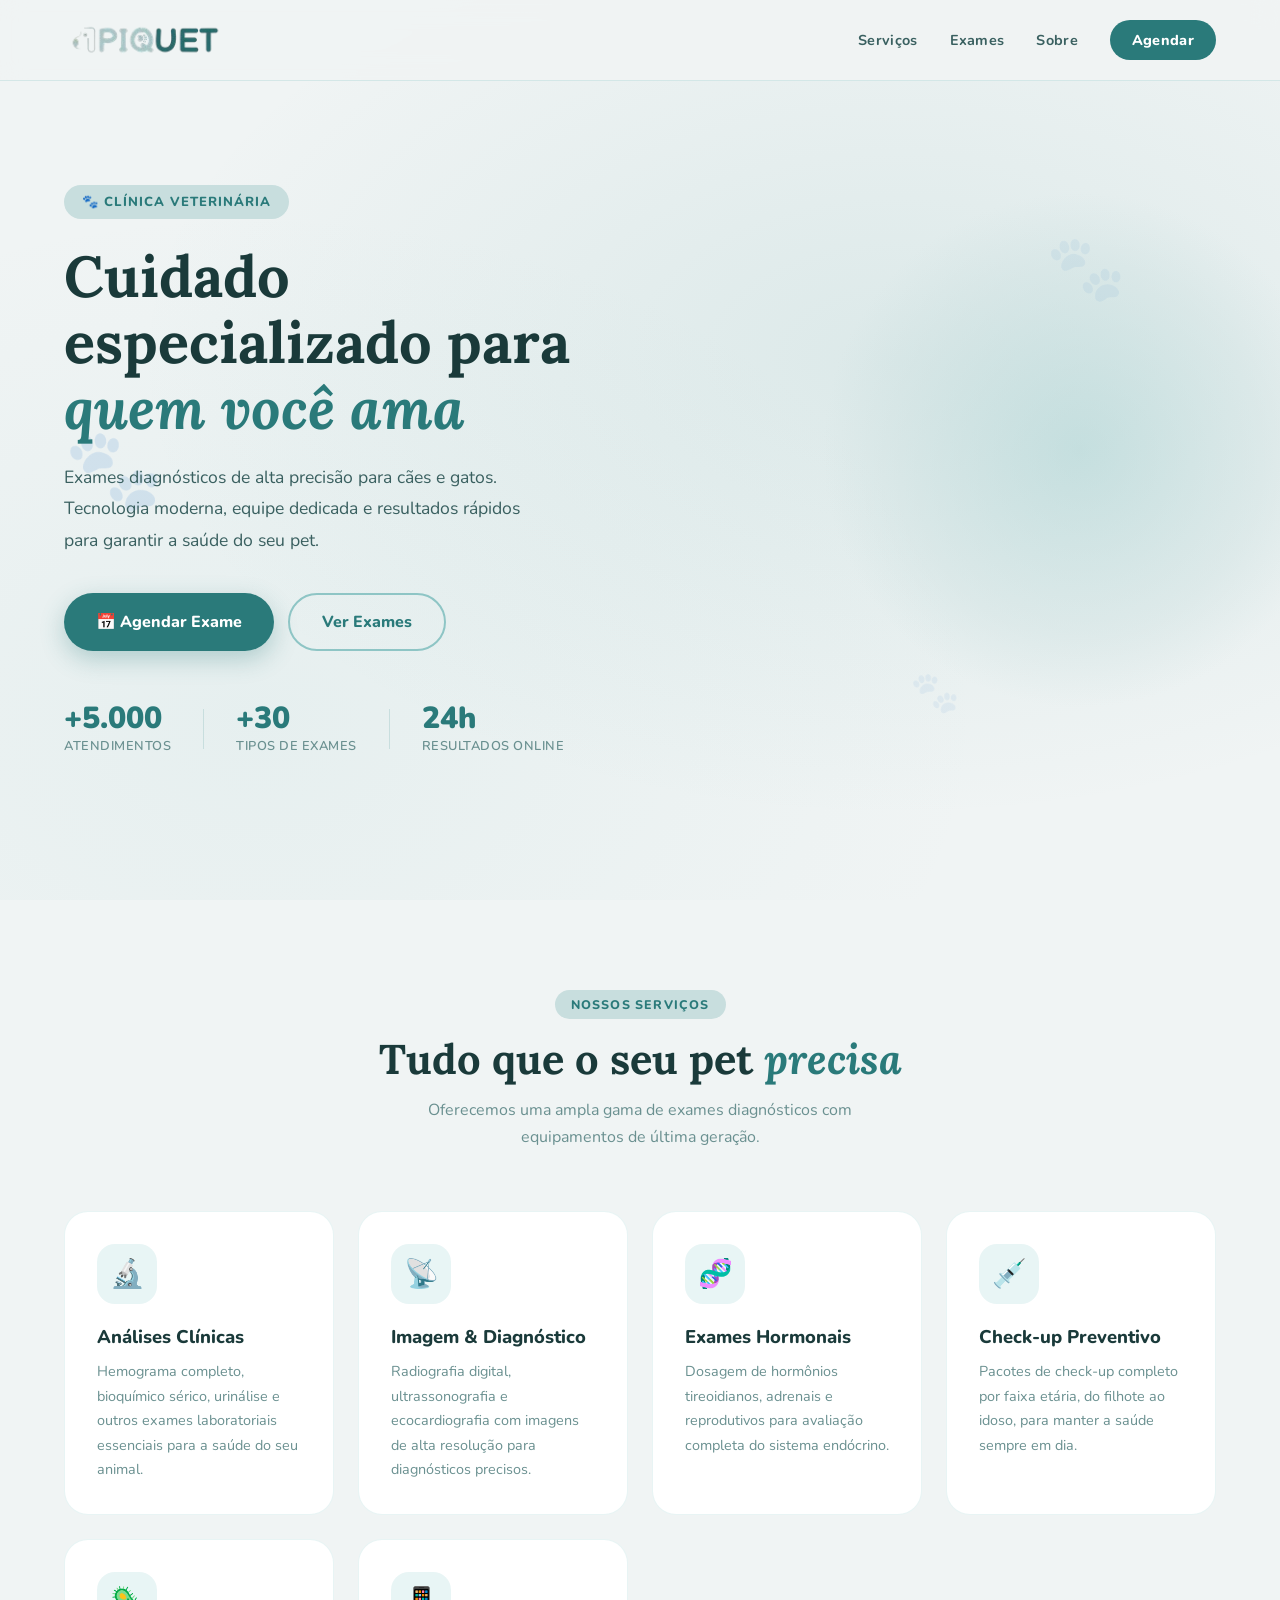
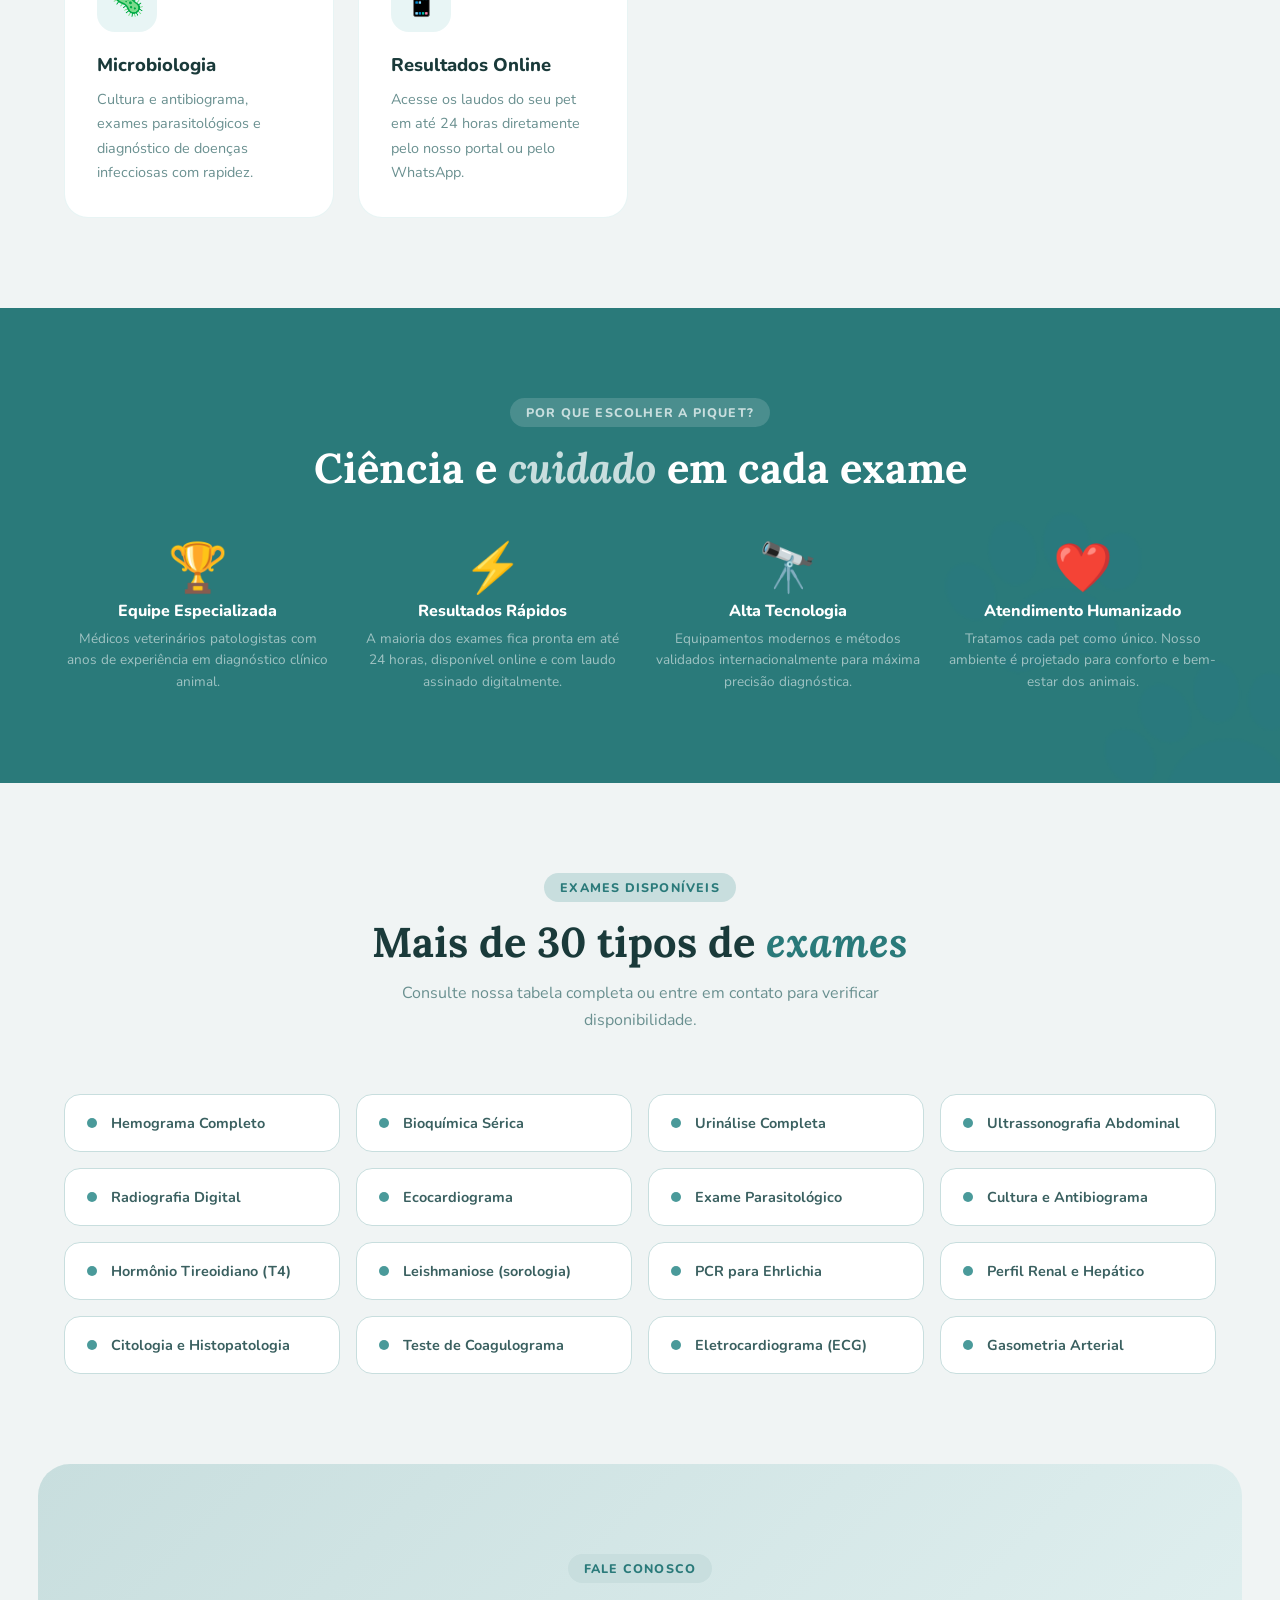
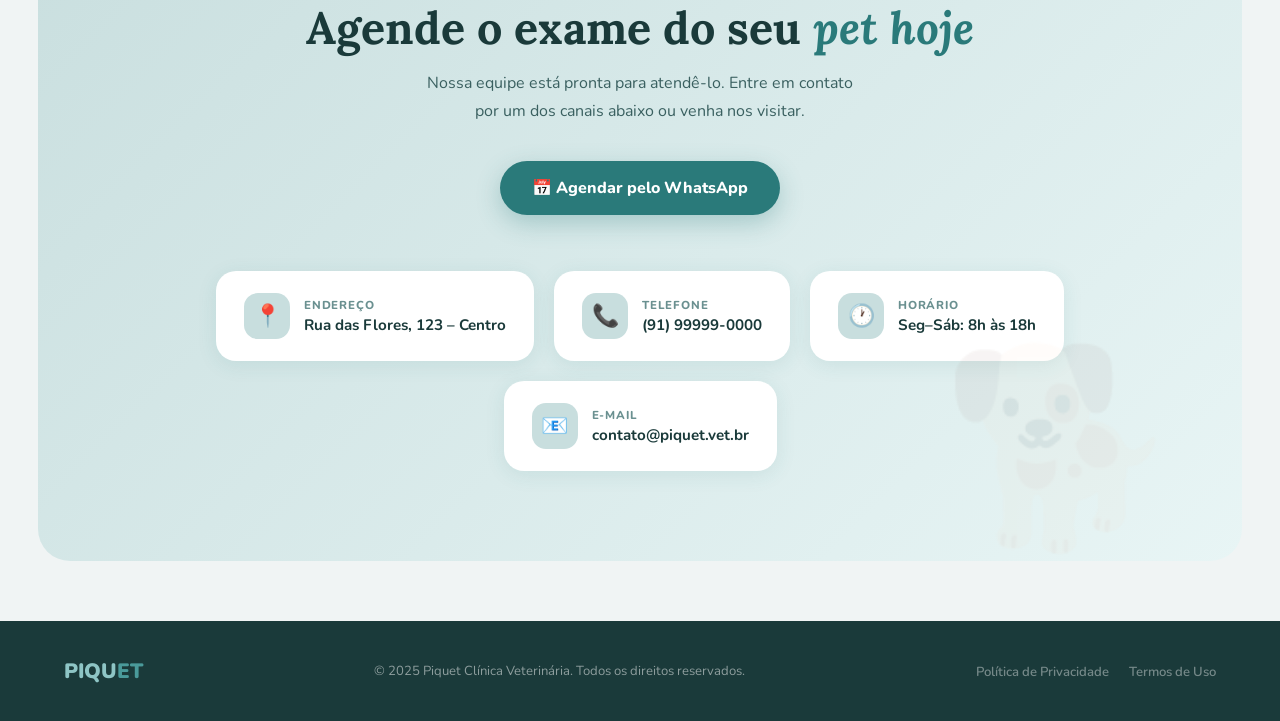
<file: home.html>
<!DOCTYPE html>
<html lang="pt-BR">
<head>
<meta charset="UTF-8">
<meta name="viewport" content="width=device-width, initial-scale=1.0">
<title>Piquet - Clínica de Exames Veterinários</title>
<link href="https://fonts.googleapis.com/css2?family=Nunito:wght@400;600;700;800;900&family=Lora:ital,wght@0,400;0,600;1,400&display=swap" rel="stylesheet">
<link rel="stylesheet" href="css/style.css">
</head>
<body>

<!-- NAV -->
<nav>
  <div class="nav-logo">
    <div class="logo-icon">
      <img class="logo-img" src="css/img/logo-1.png" alt="Piquet">
    </div>
  </div>
  <ul class="nav-links">
    <li><a href="#servicos">Serviços</a></li>
    <li><a href="#exames">Exames</a></li>
    <li><a href="#sobre">Sobre</a></li>
    <li><a href="#contato" class="nav-cta">Agendar</a></li>
  </ul>
</nav>

<!-- HERO -->
<section class="hero">
  <div class="hero-bg"></div>
  <div class="hero-blob"></div>
  <span class="hero-paws">🐾</span>
  <span class="hero-paws">🐾</span>
  <span class="hero-paws">🐾</span>
  <span class="hero-paws">🐾</span>

  <div class="hero-content">
    <div class="hero-tag">🐾 Clínica Veterinária</div>
    <h1>Cuidado especializado para <em>quem você ama</em></h1>
    <p>Exames diagnósticos de alta precisão para cães e gatos. Tecnologia moderna, equipe dedicada e resultados rápidos para garantir a saúde do seu pet.</p>
    <div class="hero-btns">
      <a href="#contato" class="btn-primary">📅 Agendar Exame</a>
      <a href="#exames" class="btn-outline">Ver Exames</a>
    </div>
    <div class="hero-stats">
      <div class="stat">
        <span class="stat-num">+5.000</span>
        <span class="stat-label">Atendimentos</span>
      </div>
      <div class="stat-divider"></div>
      <div class="stat">
        <span class="stat-num">+30</span>
        <span class="stat-label">Tipos de Exames</span>
      </div>
      <div class="stat-divider"></div>
      <div class="stat">
        <span class="stat-num">24h</span>
        <span class="stat-label">Resultados Online</span>
      </div>
    </div>
  </div>
</section>

<!-- SERVICES -->
<section class="section reveal" id="servicos">
  <div class="section-header">
    <div class="section-tag">Nossos Serviços</div>
    <h2>Tudo que o seu pet <em>precisa</em></h2>
    <p class="section-sub">Oferecemos uma ampla gama de exames diagnósticos com equipamentos de última geração.</p>
  </div>
  <div class="services-grid">
    <div class="service-card">
      <div class="service-icon">🔬</div>
      <h3>Análises Clínicas</h3>
      <p>Hemograma completo, bioquímico sérico, urinálise e outros exames laboratoriais essenciais para a saúde do seu animal.</p>
    </div>
    <div class="service-card">
      <div class="service-icon">📡</div>
      <h3>Imagem & Diagnóstico</h3>
      <p>Radiografia digital, ultrassonografia e ecocardiografia com imagens de alta resolução para diagnósticos precisos.</p>
    </div>
    <div class="service-card">
      <div class="service-icon">🧬</div>
      <h3>Exames Hormonais</h3>
      <p>Dosagem de hormônios tireoidianos, adrenais e reprodutivos para avaliação completa do sistema endócrino.</p>
    </div>
    <div class="service-card">
      <div class="service-icon">💉</div>
      <h3>Check-up Preventivo</h3>
      <p>Pacotes de check-up completo por faixa etária, do filhote ao idoso, para manter a saúde sempre em dia.</p>
    </div>
    <div class="service-card">
      <div class="service-icon">🦠</div>
      <h3>Microbiologia</h3>
      <p>Cultura e antibiograma, exames parasitológicos e diagnóstico de doenças infecciosas com rapidez.</p>
    </div>
    <div class="service-card">
      <div class="service-icon">📱</div>
      <h3>Resultados Online</h3>
      <p>Acesse os laudos do seu pet em até 24 horas diretamente pelo nosso portal ou pelo WhatsApp.</p>
    </div>
  </div>
</section>

<!-- WHY US -->
<section class="why-section reveal" id="sobre">
  <div style="text-align:center">
    <div class="section-tag">Por que escolher a Piquet?</div>
    <h2>Ciência e <em>cuidado</em> em cada exame</h2>
  </div>
  <div class="why-grid">
    <div class="why-item">
      <span class="why-num">🏆</span>
      <h4>Equipe Especializada</h4>
      <p>Médicos veterinários patologistas com anos de experiência em diagnóstico clínico animal.</p>
    </div>
    <div class="why-item">
      <span class="why-num">⚡</span>
      <h4>Resultados Rápidos</h4>
      <p>A maioria dos exames fica pronta em até 24 horas, disponível online e com laudo assinado digitalmente.</p>
    </div>
    <div class="why-item">
      <span class="why-num">🔭</span>
      <h4>Alta Tecnologia</h4>
      <p>Equipamentos modernos e métodos validados internacionalmente para máxima precisão diagnóstica.</p>
    </div>
    <div class="why-item">
      <span class="why-num">❤️</span>
      <h4>Atendimento Humanizado</h4>
      <p>Tratamos cada pet como único. Nosso ambiente é projetado para conforto e bem-estar dos animais.</p>
    </div>
  </div>
</section>

<!-- EXAMES -->
<section class="section reveal" id="exames">
  <div class="section-header">
    <div class="section-tag">Exames Disponíveis</div>
    <h2>Mais de 30 tipos de <em>exames</em></h2>
    <p class="section-sub">Consulte nossa tabela completa ou entre em contato para verificar disponibilidade.</p>
  </div>
  <div class="exams-list">
    <div class="exam-pill"><div class="exam-dot"></div><span>Hemograma Completo</span></div>
    <div class="exam-pill"><div class="exam-dot"></div><span>Bioquímica Sérica</span></div>
    <div class="exam-pill"><div class="exam-dot"></div><span>Urinálise Completa</span></div>
    <div class="exam-pill"><div class="exam-dot"></div><span>Ultrassonografia Abdominal</span></div>
    <div class="exam-pill"><div class="exam-dot"></div><span>Radiografia Digital</span></div>
    <div class="exam-pill"><div class="exam-dot"></div><span>Ecocardiograma</span></div>
    <div class="exam-pill"><div class="exam-dot"></div><span>Exame Parasitológico</span></div>
    <div class="exam-pill"><div class="exam-dot"></div><span>Cultura e Antibiograma</span></div>
    <div class="exam-pill"><div class="exam-dot"></div><span>Hormônio Tireoidiano (T4)</span></div>
    <div class="exam-pill"><div class="exam-dot"></div><span>Leishmaniose (sorologia)</span></div>
    <div class="exam-pill"><div class="exam-dot"></div><span>PCR para Ehrlichia</span></div>
    <div class="exam-pill"><div class="exam-dot"></div><span>Perfil Renal e Hepático</span></div>
    <div class="exam-pill"><div class="exam-dot"></div><span>Citologia e Histopatologia</span></div>
    <div class="exam-pill"><div class="exam-dot"></div><span>Teste de Coagulograma</span></div>
    <div class="exam-pill"><div class="exam-dot"></div><span>Eletrocardiograma (ECG)</span></div>
    <div class="exam-pill"><div class="exam-dot"></div><span>Gasometria Arterial</span></div>
  </div>
</section>

<!-- CTA / CONTACT -->
<section class="cta-section reveal" id="contato">
  <div class="section-tag" style="margin-bottom:16px">Fale Conosco</div>
  <h2>Agende o exame do seu <em>pet hoje</em></h2>
  <p>Nossa equipe está pronta para atendê-lo. Entre em contato por um dos canais abaixo ou venha nos visitar.</p>
  <a href="#" class="btn-primary" style="margin: 0 auto 16px; display: inline-flex;">📅 Agendar pelo WhatsApp</a>
  <div class="contact-cards">
    <div class="contact-card">
      <div class="contact-icon">📍</div>
      <div class="contact-info">
        <div class="contact-label">Endereço</div>
        <div class="contact-value">Rua das Flores, 123 – Centro</div>
      </div>
    </div>
    <div class="contact-card">
      <div class="contact-icon">📞</div>
      <div class="contact-info">
        <div class="contact-label">Telefone</div>
        <div class="contact-value">(91) 99999-0000</div>
      </div>
    </div>
    <div class="contact-card">
      <div class="contact-icon">🕐</div>
      <div class="contact-info">
        <div class="contact-label">Horário</div>
        <div class="contact-value">Seg–Sáb: 8h às 18h</div>
      </div>
    </div>
    <div class="contact-card">
      <div class="contact-icon">📧</div>
      <div class="contact-info">
        <div class="contact-label">E-mail</div>
        <div class="contact-value">contato@piquet.vet.br</div>
      </div>
    </div>
  </div>
</section>

<!-- FOOTER -->
<footer>
  <div class="footer-logo">
    <span>PIQU</span><span>ET</span>
  </div>
  <p>© 2025 Piquet Clínica Veterinária. Todos os direitos reservados.</p>
  <ul class="footer-links">
    <li><a href="#">Política de Privacidade</a></li>
    <li><a href="#">Termos de Uso</a></li>
  </ul>
</footer>

<script>
  // Scroll reveal
  const reveals = document.querySelectorAll('.reveal');
  const observer = new IntersectionObserver((entries) => {
    entries.forEach(e => {
      if (e.isIntersecting) {
        e.target.classList.add('visible');
      }
    });
  }, { threshold: 0.1 });

  reveals.forEach(el => observer.observe(el));

  // Nav smooth scroll
  document.querySelectorAll('a[href^="#"]').forEach(a => {
    a.addEventListener('click', e => {
      const target = document.querySelector(a.getAttribute('href'));
      if (target) {
        e.preventDefault();
        target.scrollIntoView({ behavior: 'smooth', block: 'start' });
      }
    });
  });
</script>
</body>
</html>
</file>
<file: css/style.css>
:root {
    --teal-dark: #2a7a7a;
    --teal-mid: #4a9a9a;
    --teal-light: #8ec5c5;
    --teal-pale: #c8dede;
    --bg: #f0f4f4;
    --white: #ffffff;
    --text-dark: #1a3a3a;
    --text-mid: #3a6060;
    --text-light: #6a9090;
    --accent: #e8f5f5;
  }

  * { margin: 0; padding: 0; box-sizing: border-box; }

  body {
    font-family: 'Nunito', sans-serif;
    background: var(--bg);
    color: var(--text-dark);
    overflow-x: hidden;
  }

  /* NAV */
  nav {
    position: fixed;
    top: 0; left: 0; right: 0;
    z-index: 100;
    background: rgba(240,244,244,0.92);
    backdrop-filter: blur(12px);
    border-bottom: 1px solid rgba(142,197,197,0.3);
    padding: 14px 5%;
    display: flex;
    align-items: center;
    justify-content: space-between;
  }

  .nav-logo {
    display: flex;
    align-items: center;
    gap: 0;
  }

  .logo-icon {
    width: 160px;
    height: 52px;
    border-radius: 14px;
    display: flex; align-items: center; justify-content: center;
    background: transparent;
  }

  .logo-img {
    width: 160px;
    height: 52px;
    display: block;
    object-fit: contain;
  }

  .logo-text {
    font-weight: 900;
    font-size: 1.5rem;
    letter-spacing: -0.5px;
  }

  .logo-text span:first-child { color: var(--teal-light); }
  .logo-text span:last-child { color: var(--teal-dark); }

  .nav-links {
    display: flex; gap: 2rem;
    list-style: none;
  }

  .nav-links a {
    text-decoration: none;
    color: var(--text-mid);
    font-weight: 700;
    font-size: 0.9rem;
    letter-spacing: 0.3px;
    transition: color 0.2s;
  }

  .nav-links a:hover { color: var(--teal-dark); }

  .nav-cta {
    background: var(--teal-dark);
    color: white !important;
    padding: 10px 22px;
    border-radius: 50px;
    font-weight: 800 !important;
    transition: background 0.2s, transform 0.2s !important;
  }

  .nav-cta:hover {
    background: var(--teal-mid) !important;
    transform: translateY(-1px);
  }

  /* HERO */
  .hero {
    min-height: 100vh;
    display: flex;
    align-items: center;
    padding: 120px 5% 80px;
    position: relative;
    overflow: hidden;
  }

  .hero-bg {
    position: absolute;
    inset: 0;
    background: radial-gradient(ellipse at 70% 40%, rgba(74,154,154,0.12) 0%, transparent 60%),
                radial-gradient(ellipse at 20% 80%, rgba(142,197,197,0.1) 0%, transparent 50%);
  }

  .hero-blob {
    position: absolute;
    right: -60px; top: 50%;
    transform: translateY(-50%);
    width: 520px; height: 520px;
    background: radial-gradient(circle, var(--teal-light) 0%, var(--teal-pale) 50%, transparent 70%);
    border-radius: 50%;
    opacity: 0.35;
    animation: pulse 6s ease-in-out infinite;
  }

  @keyframes pulse {
    0%, 100% { transform: translateY(-50%) scale(1); }
    50% { transform: translateY(-50%) scale(1.05); }
  }

  .hero-paws {
    position: absolute;
    font-size: 5rem;
    opacity: 0.06;
    animation: floatPaw 8s ease-in-out infinite;
  }

  .hero-paws:nth-child(1) { top: 15%; left: 8%; animation-delay: 0s; }
  .hero-paws:nth-child(2) { top: 60%; left: 15%; animation-delay: 2s; font-size: 3rem; }
  .hero-paws:nth-child(3) { top: 25%; right: 12%; animation-delay: 4s; font-size: 4rem; }
  .hero-paws:nth-child(4) { bottom: 20%; right: 25%; animation-delay: 1s; font-size: 2.5rem; }

  @keyframes floatPaw {
    0%, 100% { transform: translateY(0) rotate(0deg); }
    50% { transform: translateY(-15px) rotate(10deg); }
  }

  .hero-content {
    position: relative;
    max-width: 580px;
    animation: fadeUp 0.8s ease forwards;
  }

  @keyframes fadeUp {
    from { opacity: 0; transform: translateY(30px); }
    to { opacity: 1; transform: translateY(0); }
  }

  .hero-tag {
    display: inline-flex;
    align-items: center;
    gap: 8px;
    background: var(--teal-pale);
    color: var(--teal-dark);
    padding: 8px 18px;
    border-radius: 50px;
    font-size: 0.82rem;
    font-weight: 800;
    letter-spacing: 1px;
    text-transform: uppercase;
    margin-bottom: 24px;
  }

  .hero h1 {
    font-family: 'Lora', serif;
    font-size: clamp(2.4rem, 5vw, 3.6rem);
    line-height: 1.15;
    color: var(--text-dark);
    margin-bottom: 20px;
  }

  .hero h1 em {
    font-style: italic;
    color: var(--teal-dark);
  }

  .hero p {
    font-size: 1.1rem;
    line-height: 1.8;
    color: var(--text-mid);
    margin-bottom: 36px;
    max-width: 460px;
  }

  .hero-btns {
    display: flex;
    gap: 14px;
    flex-wrap: wrap;
  }

  .btn-primary {
    background: var(--teal-dark);
    color: white;
    padding: 16px 32px;
    border-radius: 50px;
    font-weight: 800;
    font-size: 1rem;
    text-decoration: none;
    display: inline-flex;
    align-items: center;
    gap: 8px;
    transition: all 0.25s;
    box-shadow: 0 8px 24px rgba(42,122,122,0.3);
  }

  .btn-primary:hover {
    background: var(--teal-mid);
    transform: translateY(-2px);
    box-shadow: 0 12px 30px rgba(42,122,122,0.4);
  }

  .btn-outline {
    background: transparent;
    color: var(--teal-dark);
    padding: 16px 32px;
    border-radius: 50px;
    font-weight: 800;
    font-size: 1rem;
    text-decoration: none;
    border: 2.5px solid var(--teal-light);
    transition: all 0.25s;
  }

  .btn-outline:hover {
    border-color: var(--teal-dark);
    background: var(--accent);
    transform: translateY(-2px);
  }

  .hero-stats {
    display: flex;
    gap: 32px;
    margin-top: 52px;
    flex-wrap: wrap;
  }

  .stat {
    display: flex;
    flex-direction: column;
  }

  .stat-num {
    font-size: 1.9rem;
    font-weight: 900;
    color: var(--teal-dark);
    line-height: 1;
  }

  .stat-label {
    font-size: 0.8rem;
    color: var(--text-light);
    font-weight: 600;
    margin-top: 4px;
    text-transform: uppercase;
    letter-spacing: 0.5px;
  }

  .stat-divider {
    width: 1px;
    height: 40px;
    background: var(--teal-pale);
    align-self: center;
  }

  /* SERVICES */
  .section {
    padding: 90px 5%;
  }

  .section-header {
    text-align: center;
    margin-bottom: 60px;
  }

  .section-tag {
    display: inline-block;
    background: var(--teal-pale);
    color: var(--teal-dark);
    padding: 6px 16px;
    border-radius: 50px;
    font-size: 0.78rem;
    font-weight: 800;
    letter-spacing: 1.2px;
    text-transform: uppercase;
    margin-bottom: 14px;
  }

  .section h2 {
    font-family: 'Lora', serif;
    font-size: clamp(1.8rem, 3.5vw, 2.6rem);
    color: var(--text-dark);
    line-height: 1.25;
  }

  .section h2 em { color: var(--teal-dark); font-style: italic; }

  .section-sub {
    color: var(--text-light);
    font-size: 1rem;
    margin-top: 12px;
    max-width: 520px;
    margin-left: auto;
    margin-right: auto;
    line-height: 1.7;
  }

  .services-grid {
    display: grid;
    grid-template-columns: repeat(auto-fit, minmax(260px, 1fr));
    gap: 24px;
  }

  .service-card {
    background: white;
    border-radius: 24px;
    padding: 32px;
    transition: all 0.3s;
    border: 1.5px solid rgba(142,197,197,0.2);
    position: relative;
    overflow: hidden;
  }

  .service-card::before {
    content: '';
    position: absolute;
    top: 0; left: 0; right: 0;
    height: 4px;
    background: linear-gradient(90deg, var(--teal-light), var(--teal-dark));
    opacity: 0;
    transition: opacity 0.3s;
  }

  .service-card:hover {
    transform: translateY(-6px);
    box-shadow: 0 20px 50px rgba(42,122,122,0.12);
    border-color: transparent;
  }

  .service-card:hover::before { opacity: 1; }

  .service-icon {
    width: 60px; height: 60px;
    background: var(--accent);
    border-radius: 18px;
    display: flex; align-items: center; justify-content: center;
    font-size: 28px;
    margin-bottom: 20px;
    transition: background 0.3s;
  }

  .service-card:hover .service-icon { background: var(--teal-pale); }

  .service-card h3 {
    font-size: 1.15rem;
    font-weight: 800;
    color: var(--text-dark);
    margin-bottom: 10px;
  }

  .service-card p {
    font-size: 0.9rem;
    color: var(--text-light);
    line-height: 1.7;
  }

  /* WHY US */
  .why-section {
    background: var(--teal-dark);
    padding: 90px 5%;
    position: relative;
    overflow: hidden;
  }

  .why-section::before {
    content: '🐾';
    position: absolute;
    font-size: 20rem;
    opacity: 0.04;
    bottom: -40px; right: -40px;
    line-height: 1;
  }

  .why-section .section-tag {
    background: rgba(255,255,255,0.15);
    color: var(--teal-pale);
  }

  .why-section h2 {
    color: white;
    font-family: 'Lora', serif;
    font-size: clamp(1.8rem, 3.5vw, 2.6rem);
  }

  .why-section h2 em { color: var(--teal-pale); }

  .why-grid {
    display: grid;
    grid-template-columns: repeat(auto-fit, minmax(200px, 1fr));
    gap: 28px;
    margin-top: 50px;
  }

  .why-item {
    text-align: center;
    animation: fadeUp 0.6s ease forwards;
    opacity: 0;
  }

  .why-item:nth-child(1) { animation-delay: 0.1s; }
  .why-item:nth-child(2) { animation-delay: 0.2s; }
  .why-item:nth-child(3) { animation-delay: 0.3s; }
  .why-item:nth-child(4) { animation-delay: 0.4s; }

  .why-num {
    font-size: 3rem;
    font-weight: 900;
    color: var(--teal-pale);
    line-height: 1;
    display: block;
  }

  .why-item h4 {
    color: white;
    font-size: 1rem;
    font-weight: 800;
    margin: 8px 0 6px;
  }

  .why-item p {
    color: rgba(255,255,255,0.55);
    font-size: 0.85rem;
    line-height: 1.6;
  }

  /* EXAMS */
  .exams-list {
    display: grid;
    grid-template-columns: repeat(auto-fit, minmax(220px, 1fr));
    gap: 16px;
  }

  .exam-pill {
    background: white;
    border: 1.5px solid var(--teal-pale);
    border-radius: 16px;
    padding: 18px 22px;
    display: flex;
    align-items: center;
    gap: 14px;
    transition: all 0.25s;
    cursor: default;
  }

  .exam-pill:hover {
    border-color: var(--teal-mid);
    background: var(--accent);
    transform: translateX(4px);
  }

  .exam-dot {
    width: 10px; height: 10px;
    border-radius: 50%;
    background: var(--teal-mid);
    flex-shrink: 0;
  }

  .exam-pill span {
    font-weight: 700;
    color: var(--text-mid);
    font-size: 0.9rem;
  }

  /* CTA */
  .cta-section {
    background: linear-gradient(135deg, var(--teal-pale) 0%, var(--accent) 100%);
    padding: 90px 5%;
    text-align: center;
    border-radius: 32px;
    margin: 0 3% 60px;
    position: relative;
    overflow: hidden;
  }

  .cta-section::after {
    content: '🐕';
    position: absolute;
    font-size: 12rem;
    opacity: 0.06;
    right: 5%; bottom: -20px;
  }

  .cta-section h2 {
    font-family: 'Lora', serif;
    font-size: clamp(1.8rem, 3.5vw, 2.8rem);
    color: var(--text-dark);
    margin-bottom: 14px;
  }

  .cta-section h2 em { color: var(--teal-dark); font-style: italic; }

  .cta-section p {
    color: var(--text-mid);
    font-size: 1rem;
    margin-bottom: 36px;
    max-width: 440px;
    margin-left: auto;
    margin-right: auto;
    line-height: 1.7;
  }

  .contact-cards {
    display: flex;
    justify-content: center;
    gap: 20px;
    flex-wrap: wrap;
    margin-top: 40px;
  }

  .contact-card {
    background: white;
    border-radius: 20px;
    padding: 22px 28px;
    display: flex;
    align-items: center;
    gap: 14px;
    box-shadow: 0 4px 20px rgba(42,122,122,0.1);
    transition: all 0.25s;
    min-width: 200px;
  }

  .contact-card:hover {
    transform: translateY(-4px);
    box-shadow: 0 12px 30px rgba(42,122,122,0.18);
  }

  .contact-icon {
    width: 46px; height: 46px;
    background: var(--teal-pale);
    border-radius: 14px;
    display: flex; align-items: center; justify-content: center;
    font-size: 22px;
    flex-shrink: 0;
  }

  .contact-info { text-align: left; }

  .contact-label {
    font-size: 0.72rem;
    font-weight: 800;
    color: var(--text-light);
    text-transform: uppercase;
    letter-spacing: 0.8px;
  }

  .contact-value {
    font-size: 0.95rem;
    font-weight: 700;
    color: var(--text-dark);
    margin-top: 2px;
  }

  /* FOOTER */
  footer {
    background: var(--text-dark);
    color: rgba(255,255,255,0.5);
    padding: 36px 5%;
    display: flex;
    align-items: center;
    justify-content: space-between;
    flex-wrap: gap;
    gap: 16px;
  }

  .footer-logo {
    font-weight: 900;
    font-size: 1.3rem;
  }

  .footer-logo span:first-child { color: var(--teal-light); }
  .footer-logo span:last-child { color: var(--teal-mid); }

  footer p { font-size: 0.82rem; }

  .footer-links {
    display: flex;
    gap: 20px;
    list-style: none;
  }

  .footer-links a {
    color: rgba(255,255,255,0.4);
    text-decoration: none;
    font-size: 0.82rem;
    font-weight: 600;
    transition: color 0.2s;
  }

  .footer-links a:hover { color: var(--teal-light); }

  /* SCROLL ANIM */
  .reveal {
    opacity: 0;
    transform: translateY(24px);
    transition: opacity 0.6s ease, transform 0.6s ease;
  }

  .reveal.visible {
    opacity: 1;
    transform: translateY(0);
  }
</file>
